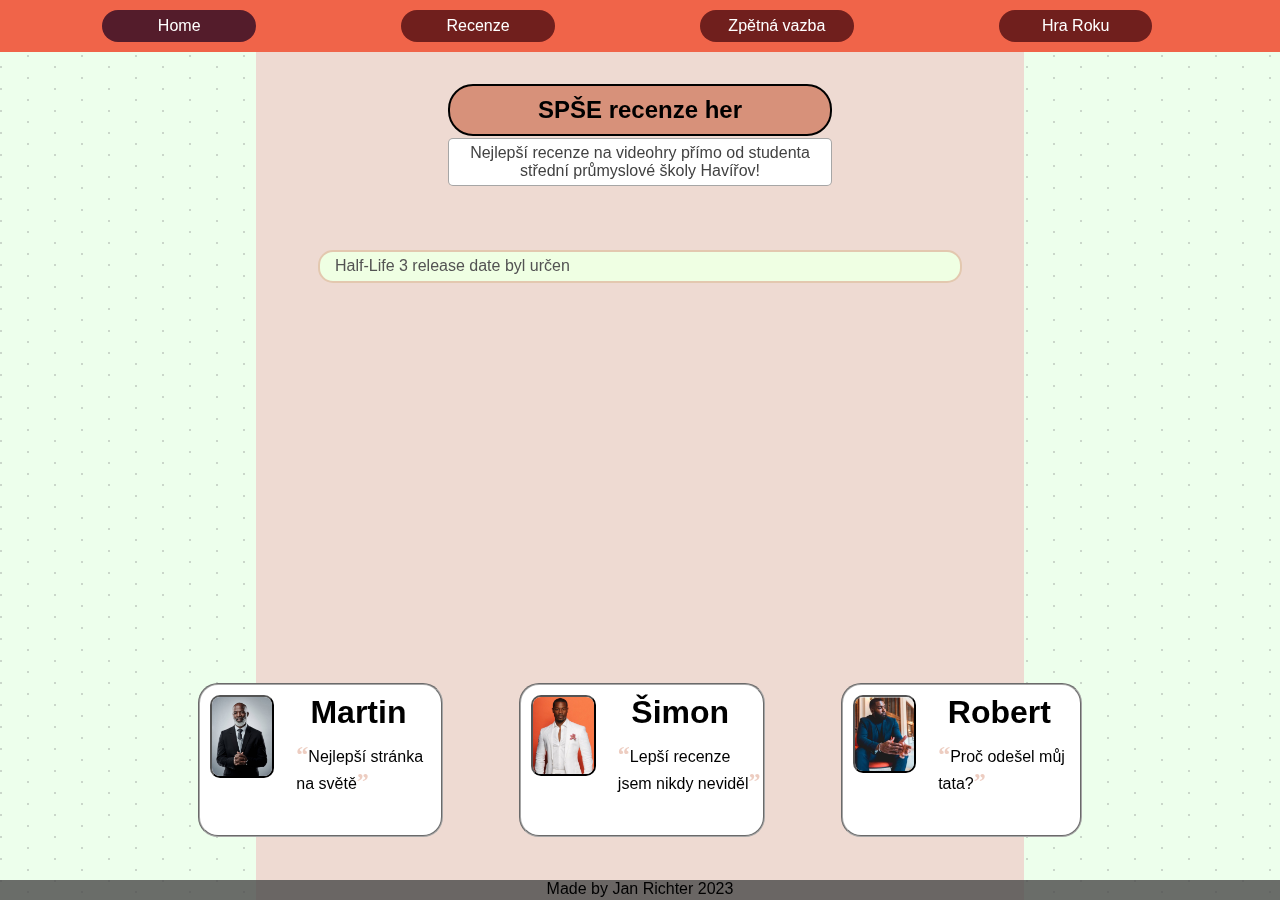
<file: index.html>
<!DOCTYPE html>
<html lang="en">
<head>
    <meta charset="UTF-8">
    <meta name="viewport" content="width=device-width, initial-scale=1.0">
    <link rel="stylesheet" type="text/css" href="style.css">
    <link href="icon.ico" rel="shortcut icon" type="image/png">
    <title>Recenze - Richter</title>
</head>
<body>
    <nav class="topNav">
        <a href="index.html" target="_self" class="selectedOption" id="prvni">Home</a>
        <a href="recenze.html" target="_self" id="druha">Recenze</a>
        <a href="formular.html" target="_self" id="treti">Zpětná vazba</a>
        <a href="hra_roku.html" target="_self" id="ctvrta">Hra Roku</a>
    </nav>
    <div class="Background"></div>
    <div class="menuDiv">
        <h4 class="menuLogo">SPŠE recenze her</h4>
        <p>Nejlepší recenze na videohry přímo od studenta střední průmyslové školy Havířov!</p>
    </div>
    <div class="MenuInfoDiv">
        <p id="info"></p>
    </div>
    <div class="menuHodnoceni">
        <div class="menuHodnoceniInner">
            <img src="./Feedback/Martin.jpg" alt="Recenzátor">
            <div>
                <h1>Martin</h1>
                <p><span>“</span>Nejlepší stránka na světě<span>”</span></p>
            </div>
        </div>
        <div class="menuHodnoceniInner">
            <img src="./Feedback/Simon.jpg" alt="Recenzátor">
            <div>
                <h1>Šimon</h1>
                <p><span>“</span>Lepší recenze jsem nikdy neviděl<span>”</span></p>
            </div>
        </div>
        <div class="menuHodnoceniInner">
            <img src="./Feedback/Robert.jpg" alt="Recenzátor">
            <div>
                <h1>Robert</h1>
                <p><span>“</span>Proč odešel můj tata?<span>”</span></p>
            </div>
        </div>
    </div>
    <footer>Made by Jan Richter 2023</footer>
    <script>
        var i = 0;
        var texts = [
            "Věděli jste že: videohry byly vynalezeny Johnem Videohrou který se chtěl bavit u počítače?",
            "Věděli jste že: mě nenapadá co napsat dál?",
            "Věděli jste že: počítače z roku 1980 nejsou schopny rozjet GTA V?",
            "Věděli jste že: Monster Energy drink vyhrál soutěž o nejzdravější nápoj roku 2020?",
            "Věděli jste že: Crazywolf neobsahuje reálné šílené vlky?",
            "Věda dokázala že s výšším počtem nahraných hodin v LoL se zmenšuje šance si najít přítelkyni",
            "Je potvrzeno že 9 z 10 lidí tyhle zprávy ani nečte",
            "GTA VI výjde v roce 2025",
            "Cookie clicker je nyní nejhranější hra všech dob",
            "Minecraft svět je tak velký, že se tam vlezou i 3 velryby",
            "Hlavní důvod k prohře je 'Skill issue', říkají vědci",
            "Věděli jste že: hlavní důvod obezity je jídlo?",
            "Rainbow six siedge dostává další patch který úspěšně zmenšuje zábavu hraní o 30%",
            "Věděli jste že: pokud GTA VI dopadne jako cyberpunk 2077 tak budu plakat",
            "98% této webové stránky bylo naprogramováto během školy",
            "Hráč hry Factorio byl nalezen mimo jeho domov. 'Konečně mám normální produkci železa' říká.",
            "Nový fortnite update přidal nějaké věci",
            "Policie oznámila že střílení na ostatní chodce jako ve 'Fortnitu' je nelegální",
            "Ministerstvo zdravotnictví varuje: sezení 20 hodin v kuse není zdravé",
            "Unity oficiálně vydalo komentář. 'Tak rip no' říkají na ztrátu 93% uživatelů",
            "'jak jste se dostali do mého domu?' ptá se muž, kterého jsme se zeptali na jeho názor ohledně videoher",
            "Ministerstvo zdravotnictví varuje: hraní hodně videoher může spůsobit syndrom klepacích kostí",
            "Half-Life 3 release date byl určen na rok 20030",
            "Nový Rainbow six siedge update přidá mimo jiné konečně zábavu do hry",
            "Nový Among Us update přidá dating",
            "Nové free hry na Epic Games Launcher jsou nějaké random 2 hry které nikdo nikdy nehrál",
            "No Man's Sky přidává další update který hru vylepší o 90% ale nikdo ho hrát nebude",
            "Je vědecky dokázáno že Civilizace 6 je lepší než Hearts of Iron 4",
            "david",
            "Vývoj GTA VI trval dost dlouho na to aby dříve vyšlo GTA VII",
            "Fire boy and Water girl dostane live action remake kde Water girl bude africko-americká lesbická žena",
            "Americká vláda se pokusila vyrobit turretu z Portal 2. Na místě činu zůstalo 7 mrtvých",
            "raketka.cz bude nyní ukazovat sexuálně explicitní kontent na jejich stránkách",
            "Chell z Portal 2 byla nalezena v ulicích New Yorku",
            "Nový Among us update změnil pravidla takže je nyní proti pravidlům lhát během hry",
            "Pro propagaci nové hry Payday 3 se studio za touhle hrou pokusilo vykrást pobočku ČSOB",
        ];
        var cycleTexts = texts;
        selectedtextIndex = Math.floor(Math.random()*cycleTexts.length);
        var activeText = cycleTexts[selectedtextIndex];
        var selectedtext = 0;
        var speed = 20;
        async function typeWriter() {
            for(var i = 0; i < activeText.length; i++){
                document.getElementById("info").innerHTML += activeText.charAt(i);
                await delay(speed);
            }
            await delay(4000);
            for(var i = (activeText.length - 1); i >= 0; i--){
                document.getElementById("info").innerHTML = document.getElementById("info").innerHTML.slice(0, -1);
                await delay(speed/4); 
            }
            selectedtextIndex = Math.floor(Math.random()*cycleTexts.length);
            activeText = cycleTexts[selectedtextIndex];
            cycleTexts.splice(selectedtextIndex, 1);
            if(cycleTexts.length <= 1) cycleTexts = texts;
            setTimeout(typeWriter, speed);
        }
        function delay(time) {
            return new Promise(resolve => setTimeout(resolve, time));
        }
        typeWriter();
    </script>
</body>
</html>
</file>
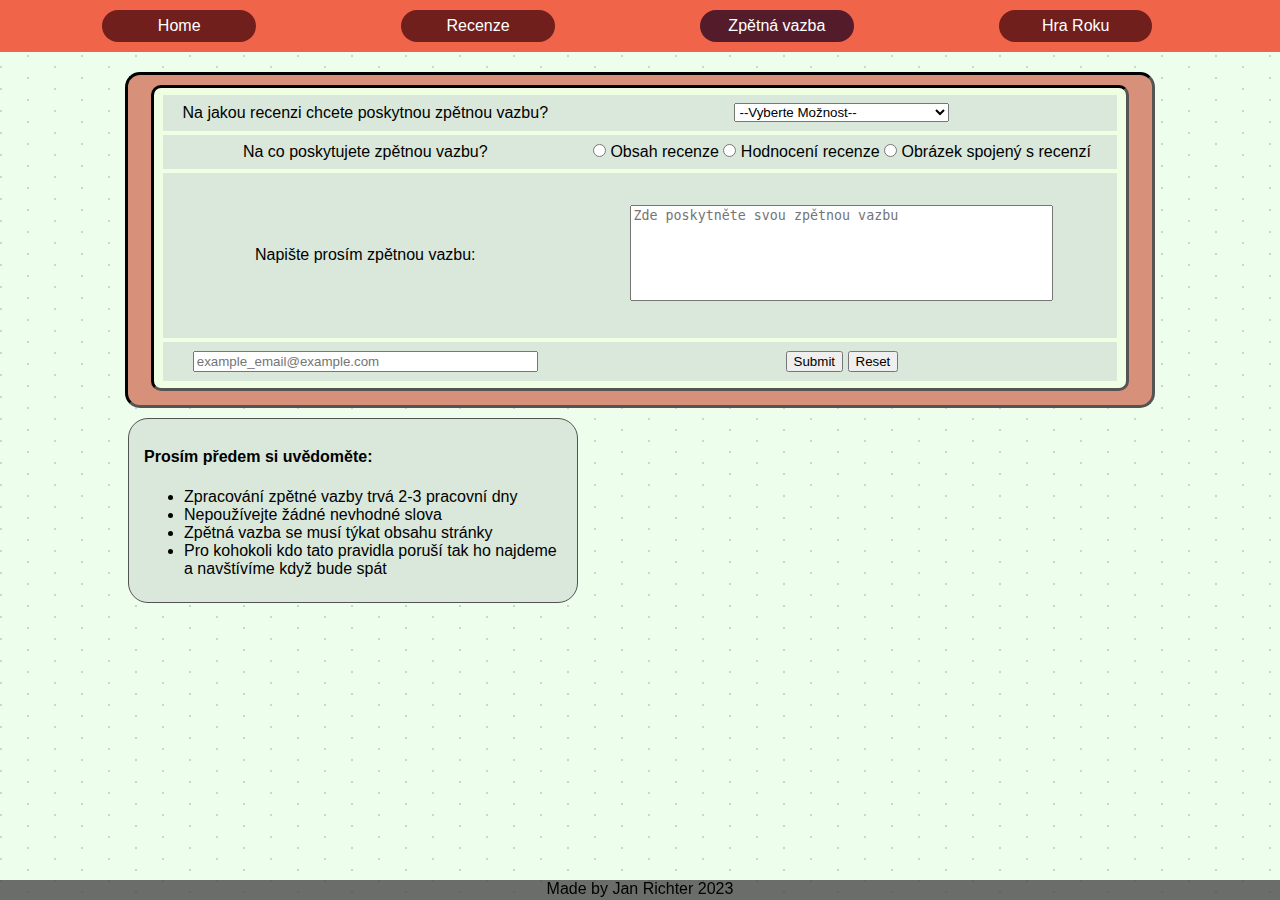
<file: formular.html>
<!DOCTYPE html>
<html lang="en">
<head>
    <meta charset="UTF-8">
    <meta name="viewport" content="width=device-width, initial-scale=1.0">
    <link rel="stylesheet" type="text/css" href="style.css">
    <link href="icon.ico" rel="shortcut icon" type="image/png">
    <title>Recenze - Richter</title>
</head>
<body>
    <nav class="topNav">
        <a href="index.html" target="_self" id="prvni">Home</a>
        <a href="recenze.html" target="_self" id="druha">Recenze</a>
        <a href="formular.html" target="_self" class="selectedOption" id="treti">Zpětná vazba</a>
        <a href="hra_roku.html" target="_self" id="ctvrta">Hra Roku</a>
    </nav>
    <div class="formularDiv">
    <form id="form" method="post" enctype="multipart/form-data">
        <table>
            <tr>
                <td><label for="GameSelect">Na jakou recenzi chcete poskytnou zpětnou vazbu?</label></td>
                <td><select name="game" id="GameSelect" required>
                    <option value="">--Vyberte Možnost--</option>
                    <option value="fortnite">Fortnite</option>
                    <option value="mindustry">Mindustry</option>
                    <option value="minecraft">Minecraft</option>
                    <option value="r6s">Tom Clancy's rainbow six siedge</option>
                    <option value="DRG">Deep Rock Galactic</option>
                    <option value="GTAV">Grant Theft Auto V</option>
                    <option value="Roblox">Roblox</option>
                </select></td> 
            </tr>
            <tr>
                <td><label for="reason">Na co poskytujete zpětnou vazbu?</label></td>
                <td>
                    <input type="radio" name="reason" id="Obsah"> 
                    <label for="Obsah">Obsah recenze</label>
                    <input type="radio" name="reason" id="Hodnoc">
                    <label for="Hodnoc">Hodnocení recenze</label>
                    <input type="radio" name="reason" id="Obr">
                    <label for="Obr">Obrázek spojený s recenzí</label>
                </td>
            </tr>
            <tr>
                <td><p>Napište prosím zpětnou vazbu:</p></td>
                <td><textarea id="zpet-vazba" rows="6" cols="50" placeholder="Zde poskytněte svou zpětnou vazbu"></textarea></td>
            </tr>
            <tr>
                <td><input type="email" placeholder="example_email@example.com" size="40"></td>
                <td><input type="submit"> <input type="reset"></td>
            </tr>
        </table>
    </form>
    </div>
    <div class="formularSeznam">
        <h4>Prosím předem si uvědoměte:</h4>
        <ul>
            <li>Zpracování zpětné vazby trvá 2-3 pracovní dny</li>
            <li>Nepoužívejte žádné nevhodné slova</li>
            <li>Zpětná vazba se musí týkat obsahu stránky</li>
            <li>Pro kohokoli kdo tato pravidla poruší tak ho najdeme <br> a navštívíme když bude spát</li>
        </ul>
    </div>
    
    <footer>Made by Jan Richter 2023</footer>
</body>
</html>
</file>
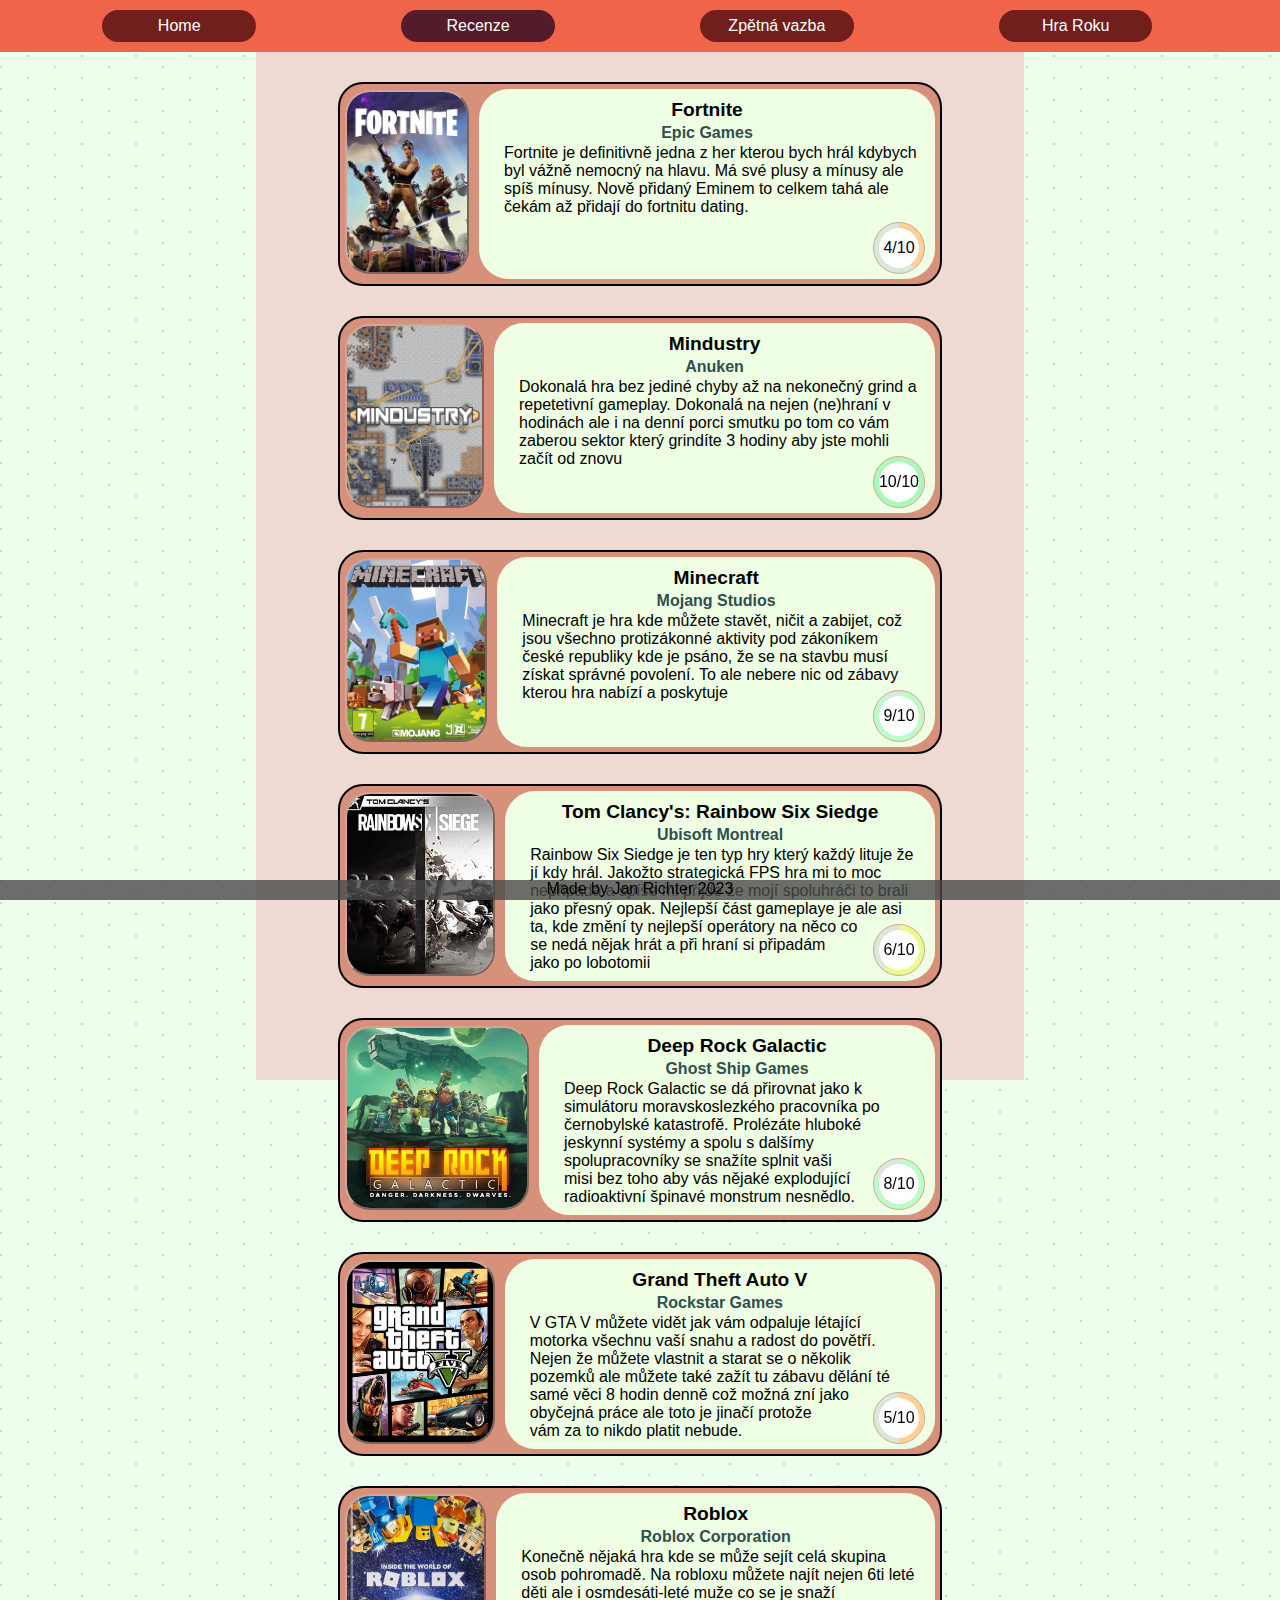
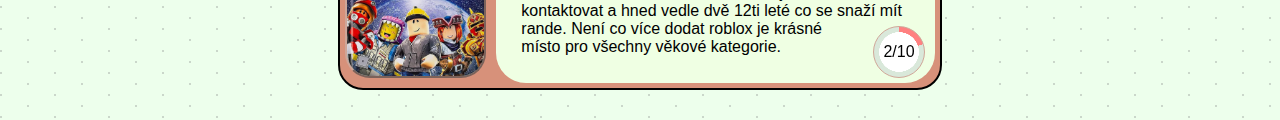
<file: recenze.html>
<!DOCTYPE html>
<html lang="cs">
<head>
    <meta charset="UTF-8">
    <meta name="viewport" content="width=device-width, initial-scale=1.0">
    <link rel="stylesheet" type="text/css" href="style.css">
    <link href="icon.ico" rel="shortcut icon" type="image/png">
    <title>Recenze - Richter</title>
</head>
<body>
    <nav class="topNav">
        <a href="index.html" target="_self" id="prvni">Home</a>
        <a href="recenze.html" target="_self" class="selectedOption" id="druha">Recenze</a>
        <a href="formular.html" target="_self" id="treti">Zpětná vazba</a>
        <a href="hra_roku.html" target="_self" id="ctvrta">Hra Roku</a>
    </nav>
    <div class="Background"></div>
    <div>
        <div class="recenzeDiv">
            <a href="https://www.fortnite.com" target="_blank"><img src="./recenze/fortnite.jpg" alt="Obrázek recenze"></a>
            <div class="recenzeDivInner">
                <h4>Fortnite<br><span class="recenzeStudio">Epic Games</span></h4>
                <p>
                    Fortnite je definitivně jedna z her kterou bych hrál kdybych byl vážně nemocný na hlavu.
                    Má své plusy a mínusy ale spíš mínusy.
                    Nově přidaný Eminem to celkem tahá ale čekám až přidají do fortnitu dating.
                </p>
                <div class="progress-bar" id="prg4"></div>
            </div>
        </div>
        <div class="recenzeDiv">
            <a href="https://mindustrygame.github.io" target="_blank"><img src="./recenze/Mindustry.png" alt="Obrázek recenze"></a>
            <div class="recenzeDivInner">
                <h4>Mindustry<br><span class="recenzeStudio">Anuken</span></h4>
                <p>
                    Dokonalá hra bez jediné chyby až na nekonečný grind a repetetivní gameplay.
                    Dokonalá na nejen (ne)hraní v hodinách ale i na denní porci smutku po tom co
                    vám zaberou sektor který grindíte 3 hodiny aby jste mohli začít od znovu
                </p>
                <div class="progress-bar" id="prg10"></div>
            </div>
        </div>
        <div class="recenzeDiv">
            <a href="https://www.minecraft.net/en-us" target="_blank"><img src="./recenze/Minecraft.jpg" alt="Obrázek recenze"></a>
            <div class="recenzeDivInner">
                <h4>Minecraft<br><span class="recenzeStudio">Mojang Studios</span></h4>
                <p>
                    Minecraft je hra kde můžete stavět, ničit a zabijet, což jsou všechno protizákonné aktivity
                    pod zákoníkem české republiky kde je psáno, že se na stavbu musí získat správné povolení. To ale
                    nebere nic od zábavy kterou hra nabízí a poskytuje
                </p>
                <div class="progress-bar" id="prg9"></div>
            </div>
        </div>
        <div class="recenzeDiv">
            <a href="https://www.ubisoft.com/en-gb/game/rainbow-six/siege" target="_blank"><img src="./recenze/Rainbow.jpg" alt="Obrázek recenze"></a>
            <div class="recenzeDivInner">
                <h4>Tom Clancy's: Rainbow Six Siedge<br><span class="recenzeStudio">Ubisoft Montreal</span></h4>
                <p>
                    Rainbow Six Siedge je ten typ hry který každý lituje že jí kdy hrál. Jakožto strategická FPS hra mi to moc nepřipadá
                    a spíše mi přijde že mojí spoluhráči to brali jako přesný opak. Nejlepší část gameplaye je ale asi ta, kde změní
                    ty nejlepší operátory na něco co <br> se nedá nějak hrát a při hraní si připadám <br> jako po lobotomii
                </p>
                <div class="progress-bar" id="prg6"></div>
            </div>
        </div>
        <div class="recenzeDiv">
            <a href="https://www.deeprockgalactic.com" target="_blank"><img src="./recenze/DRG.jpg" alt="Obrázek recenze"></a>
            <div class="recenzeDivInner">
                <h4>Deep Rock Galactic<br><span class="recenzeStudio">Ghost Ship Games</span></h4>
                <p>
                    Deep Rock Galactic se dá přirovnat jako k simulátoru moravskoslezkého pracovníka po černobylské katastrofě. Prolézáte
                    hluboké jeskynní systémy a spolu s dalšímy spolupracovníky se snažíte splnit vaši <br> misi bez toho aby vás nějaké explodující
                    radioaktivní špinavé monstrum nesnědlo.
                </p>
                <div class="progress-bar" id="prg8"></div>
            </div>
        </div>
        <div class="recenzeDiv">
            <a href="https://www.rockstargames.com/gta-v" target="_blank"><img src="./recenze/GTAV.png" alt="Obrázek recenze"></a>
            <div class="recenzeDivInner">
                <h4>Grand Theft Auto V<br><span class="recenzeStudio">Rockstar Games</span></h4>
                <p>
                    V GTA V můžete vidět jak vám odpaluje létající motorka všechnu vaší snahu a radost do povětří.
                     Nejen že můžete vlastnit a starat se o několik pozemků
                    ale můžete také zažít tu zábavu dělání té samé věci 8 hodin denně což možná zní jako <br> obyčejná práce ale toto je 
                    jinačí protože <br> vám za to nikdo platit nebude.
                </p>
                <div class="progress-bar" id="prg5"></div>
            </div>
        </div>
        <div class="recenzeDiv">
            <a href="https://www.roblox.com" target="_blank"><img src="./recenze/Roblox.jpg" alt="Obrázek recenze"></a>
            <div class="recenzeDivInner">
                <h4>Roblox<br><span class="recenzeStudio">Roblox Corporation</span></h4>
                <p>
                    Konečně nějaká hra kde se může sejít celá skupina osob pohromadě. Na robloxu můžete najít nejen 6ti leté děti ale i 
                    osmdesáti-leté muže co se je snaží kontaktovat a hned vedle dvě 12ti leté co se snaží mít rande. Není co více dodat
                    roblox je krásné <br> místo pro všechny věkové kategorie.
                </p>
                <div class="progress-bar" id="prg2"></div>
            </div>
        </div>
    </div>
    <footer>Made by Jan Richter 2023</footer>
</body>
</html>
</file>
<file: style.css>
body{
    padding: 0%;
    margin: 0%;
    background-color:rgb(237, 255, 236);
    font-family: 'Trebuchet MS', 'Lucida Sans Unicode', 'Lucida Grande', 'Lucida Sans', Arial, sans-serif;
    background-image: url(grid-dark-transparent-01.png);
    background-repeat: repeat;
    background-position: 0 0;
    background-size: inherit;
}
.formularSeznam{
    margin-top: 10px;
    margin-left: 10%;
    margin-bottom: 30px;
    width: fit-content;
    padding: 8px;
    padding-left: 15px;
    padding-right: 20px;
    background-color: #d9e8da;
    border: solid #535353 1px;
    border-radius: 20px;
}
.formularDiv{
    margin: auto;
    margin-top: 20px;
    width: 80%;
    height: 330px;
    border: inset black 3px;
    background-color: #d7917a;
    border-radius: 15px;
}
form{
    margin: auto;
    margin-top: 10px;
    background-color: #efffe3;
    border-radius: 10px;
    border: inset black 3px;
    width: 95%;
    height: 300px;
}
.formularDiv form table{
    width: 98%;
    height: 98%;
    margin: auto;
    margin-top: .3%;
    border-collapse: collapse;
}
.formularDiv form table td{
    border-top: solid #efffe3 4px;
    border-bottom: solid #efffe3 4px;
    background-color: #d9e8da;
    text-align: center;
}
.formularDiv form textarea{
    resize: none;
}
.formularDiv form input{
    margin: auto;
}
.menuDiv{
    margin:auto;
    width: 30%;
}
.menuLogo{
    font-size: x-large;
    background-color:#d7917a;
    border-radius: 25px; 
    padding: 10px;
    border: solid black 2px;
    text-align: center;
    margin-bottom: 0px;
}
.menuDiv p{
    background-color: white;
    border-radius: 5px;
    padding: 5px;
    margin-top: 2px;
    border: groove rgb(128, 128, 128, 0.7) 1px;
    color: rgb(66, 66, 66);
    text-align: center;
    font-family: 'Segoe UI', Tahoma, Geneva, Verdana, sans-serif;
}
.MenuInfoDiv{
     margin: auto;
     margin-top: 5%;
     width: 50%;
     height: fit-content;
     background-color: #efffe3;
     border: solid #E3C8AF 2px;
     border-radius: 15px;
}
.MenuInfoDiv p{
    box-sizing: content-box;
    margin: 5px;  
    margin-left: 15px; 
    height: auto;
    min-height: 19px;
    color:#535353;
    white-space:unset;
}
.menuHodnoceni{
    position: absolute;
    bottom: 7%;
    width: 75%;
    left: 12.5%;
    display: grid;
}
.menuHodnoceniInner{
    margin: auto;
    height: fit-content;
    min-height: 150px;
    width: 75%;
    border: groove rgb(128, 128, 128, 0.7) 2px;
    border-radius: 20px;
    background-color: white;
    grid-row-start: 1;
    grid-row-end: 1;
}
.menuHodnoceniInner div{
    display: inline-block;
    margin-left: 5%;
    height: 150px;
    width: 60%;
}
.menuHodnoceniInner img{
    float: left;
    height: auto;
    max-height: 150px;
    width: 25%;
    margin-top: 10px;
    margin-left: 10px;
    border-radius: 10px;
    border: outset black 2px;
}
.menuHodnoceniInner p{
    margin-top: 5%;
    margin-left: 7%;
    margin-bottom: 0px;
    width: 100%;
    height: 100px;
}
.menuHodnoceni p span{
    font-weight: bold;
    font-size: x-large;
    font-family: Georgia, 'Times New Roman', Times, serif;
    color: #edcdc1;
}
.menuHodnoceniInner h1{
    text-align: center;
    margin: auto;
    margin-top: 6%;
    height: 40px;
    box-sizing: content-box;
    width: auto;
}
.Background{
    background-color: #eedad2;
    z-index: -2;
    position:fixed;

    top:0%;
    left: 20%;

    width: 60%;
    height: 120%;
} 
.recenzeDiv{
    display: grid;
    grid-template-columns: auto;
    grid-template-rows: 100%;
    border: 2px solid black;
    border-radius: 25px;
    margin: 30px;
    height: 200px;
    width: 600px;
    margin-left: auto;
    margin-right: auto;
    position: relative;

    background-color: #d7917a;
}
.recenzeDiv img{
    height: 180px;
    width: auto;
    min-width: 100px;
    background-color: #d9e8da;
    border-radius: 25px;
    border: 2px #CFA698;
    border-style: outset;

    grid-column-start: 1;
    grid-column-end: 1;
    grid-row-start: 1;
    grid-row-end: 1;
}
.recenzeDiv a{
    margin: auto;
    margin-left: 5px;
    margin-right: 5px;
}
.recenzeDiv img:hover{
    border-style: inset;
}
.recenzeDivInner{
    box-sizing: border-box;
    padding: 20px;
    margin: 5px;

    width: auto;
    height: auto;

    border-radius: 30px;
    background-color: #efffe3;

    grid-column-start: 2;
    grid-column-end: 10;
    grid-row-start: 1;
    grid-row-end: 1;
}
.recenzeDiv div h4{
    margin-top: -10px;
    margin-bottom: -3px;
    text-align: center;
    font-size: larger;
}
.recenzeStudio{
    color: darkslategray;
    font-size: medium;
}
.recenzeDiv div p{
    margin-top: 4px;
    margin-left: 5px;
    text-align: left;
    width: 100%;
}
.progress-bar {
    display: flex;
    justify-content: center;
    align-items: center;

    position:absolute;
    right:15px;
    bottom:10px;
  
    width: 50px;
    height: 50px;
    border-radius: 50%;  
    border: 1px solid #CFA698;  
}
#prg1{
    background: 
            radial-gradient(closest-side, white 79%, transparent 80% 100%),
            conic-gradient(#FF8080 10%, #d9e8da 0);
}
#prg1::before {
    content: "1/10";
}
#prg2{
    background: 
            radial-gradient(closest-side, white 79%, transparent 80% 100%),
            conic-gradient(#FF8080 20%, #d9e8da 0);
}
#prg2::before {
    content: "2/10";
}
#prg3{
    background: 
            radial-gradient(closest-side, white 79%, transparent 80% 100%),
            conic-gradient(#FF8080 30%, #d9e8da 0);
}
#prg3::before {
    content: "3/10";
}
#prg4{
    background: 
            radial-gradient(closest-side, white 79%, transparent 80% 100%),
            conic-gradient(#FFCF96 40%, #d9e8da 0);
}
#prg4::before {
    content: "4/10";
}
#prg5{
    background: 
            radial-gradient(closest-side, white 79%, transparent 80% 100%),
            conic-gradient(#FFCF96 50%, #d9e8da 0);
}
#prg5::before {
    content: "5/10";
}
#prg6{
    background: 
            radial-gradient(closest-side, white 79%, transparent 80% 100%),
            conic-gradient(#eafa8c 60%, #d9e8da 0);
}
#prg6::before {
    content: "6/10";
}
#prg7{
    background: 
            radial-gradient(closest-side, white 79%, transparent 80% 100%),
            conic-gradient(#eafa8c 70%, #d9e8da 0);
}
#prg7::before {
    content: "7/10";
}
#prg8{
    background: 
            radial-gradient(closest-side, white 79%, transparent 80% 100%),
            conic-gradient(#bcfcc8 80%, #d9e8da 0);
}
#prg8::before {
    content: "8/10";
}
#prg9{
    background: 
            radial-gradient(closest-side, white 79%, transparent 80% 100%),
            conic-gradient(#bcfcc8 90%, #d9e8da 0);
}
#prg9::before {
    content: "9/10";
}
#prg10{
    background: 
            radial-gradient(closest-side, white 79%, transparent 80% 100%),
            conic-gradient(#abf9b9 100%, #d9e8da 0);
}
#prg10::before {
    content: "10/10";
}
.topNav{
    width: 100%;
    padding-top: 10px;
    padding-bottom: 10px;
    background-color: rgb(240, 100, 73);
}
.topNav a{
    display: inline-block;
    box-sizing: content-box;
    width: 10%;
    text-align: center;

    padding: 7px 1% 7px 1%;
    margin-left: 8%;
    margin-right: 3%;
    background-color: rgb(112, 31, 29);
    border-radius: 25px;

    text-decoration: none;
    color: white;
}
.topNav a:hover{
    background-color: rgb(84, 8, 4);
}
.topNav .selectedOption{
    background-color: rgb(84, 28, 43);
}
.topNav .selectedOption:hover{
    background-color: rgb(84, 8, 4);
}
footer{
    text-align: center;
    position:fixed;
    left:0px;
    bottom:0px;
    height:20px;
    width:100%;
    background:rgba(72, 72, 72, 0.8);
}
.yearDiv{
    border:2px solid black;
    margin: 15px;
    margin-bottom: 0px;
    height: 500px;

    background-image: url("hraRokuBackground.jpg");
    background-size: cover;
    background-position: center;
    background-color: lightblue;
    border-radius: 15px;
}
.yearDiv div{
    height: fit-content;
    float: left;
    box-sizing: border-box;
    padding: 20px;
}
.yearImage{
    margin: 10px;
    width: 100%; 
    height: 440px;
    border: 2px solid black;
    border-radius: 10px;
}
.yearNadpis{
    text-align: center;
    margin-top: 60px;
    background-color: rgba(250, 200, 110, 0.9);
    border: 2px crimson solid;
    border-radius: 40px;
}
.yearNadpis a{
    color: red;
    text-decoration: none;
}
.yearText{
    padding: 5px;
    padding-top: 10px;
    font-size:large;
    padding-bottom: 10px;
    word-wrap: break-word;
    background-color: rgba(138, 187, 232, 0.733);
    border: 2px solid black;
}
</file>
